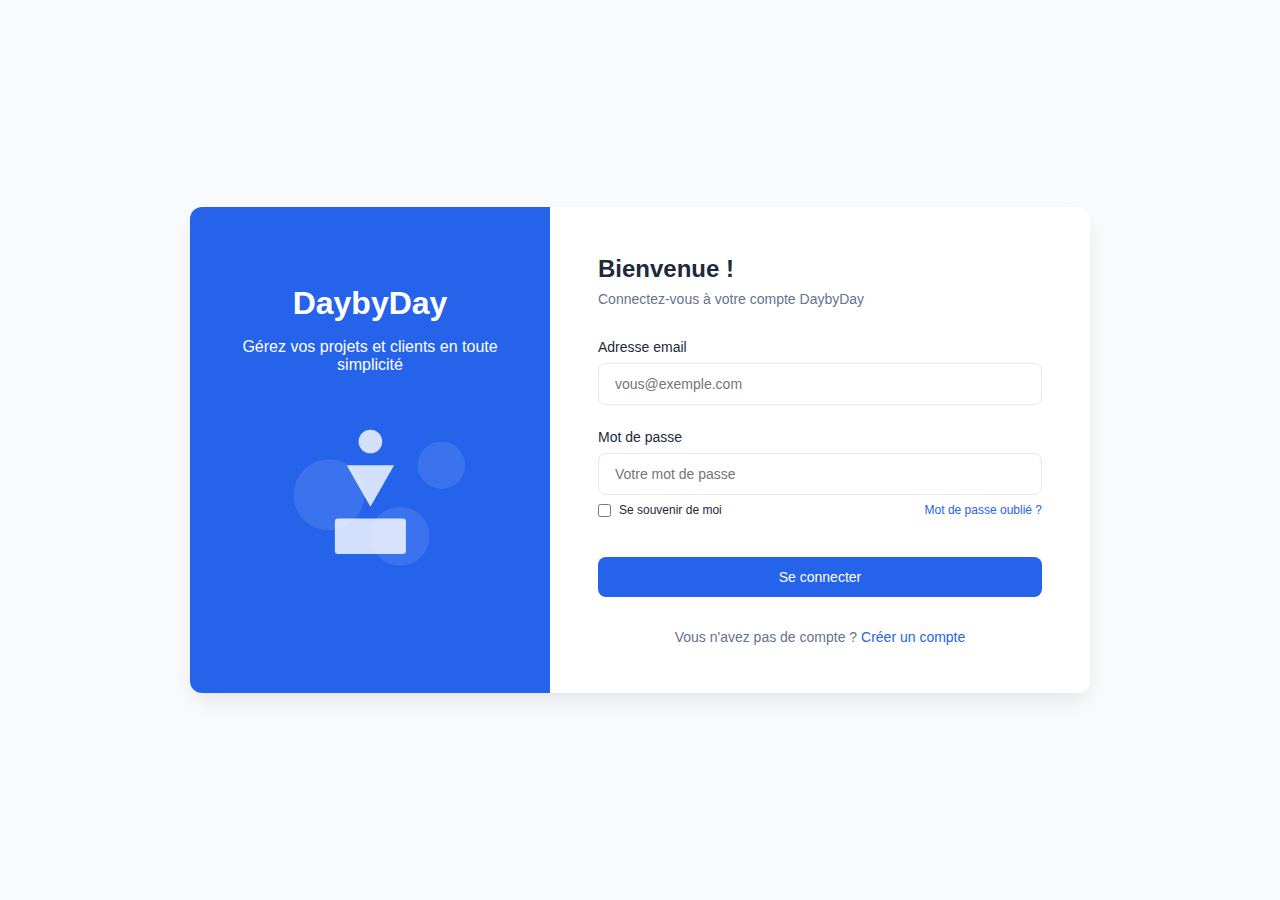
<file: test/login.html>
<!DOCTYPE html>
<html lang="fr">
<head>
    <meta charset="UTF-8">
    <meta name="viewport" content="width=device-width, initial-scale=1.0">
    <title>DaybyDay - Connexion</title>
    <link rel="stylesheet" href="login-style.css">
</head>
<body>
    <div class="login-container">
        <div class="login-banner">
            <div class="login-brand">DaybyDay</div>
            <p class="login-tagline">Gérez vos projets et clients en toute simplicité</p>
            <svg class="login-illustration" viewBox="0 0 400 300" xmlns="http://www.w3.org/2000/svg">
                <rect width="400" height="300" fill="none" />
                <circle cx="130" cy="150" r="60" fill="rgba(255,255,255,0.1)" />
                <circle cx="320" cy="100" r="40" fill="rgba(255,255,255,0.1)" />
                <circle cx="250" cy="220" r="50" fill="rgba(255,255,255,0.1)" />
                <path d="M160 100L240 100L200 170Z" fill="rgba(255,255,255,0.8)" />
                <rect x="140" y="190" width="120" height="60" rx="5" fill="rgba(255,255,255,0.8)" />
                <circle cx="200" cy="60" r="20" fill="rgba(255,255,255,0.8)" />
            </svg>
        </div>
        <div class="login-form-container">
            <div class="login-header">
                <h1 class="login-title">Bienvenue !</h1>
                <p class="login-subtitle">Connectez-vous à votre compte DaybyDay</p>
            </div>
            <form action="#" method="post">
                <div class="form-group">
                    <label for="email" class="form-label">Adresse email</label>
                    <input type="email" id="email" name="email" class="form-input" placeholder="vous@exemple.com" required>
                </div>
                <div class="form-group">
                    <label for="password" class="form-label">Mot de passe</label>
                    <input type="password" id="password" name="password" class="form-input" placeholder="Votre mot de passe" required>
                    <div class="form-helper">
                        <div class="checkbox-container">
                            <input type="checkbox" id="remember" name="remember" class="form-checkbox">
                            <label for="remember">Se souvenir de moi</label>
                        </div>
                        <a href="#" class="form-link">Mot de passe oublié ?</a>
                    </div>
                </div>
                <button type="submit" class="login-btn">Se connecter</button>
            </form>
            <div class="login-footer">
                Vous n'avez pas de compte ? <a href="#" class="form-link">Créer un compte</a>
            </div>
        </div>
    </div>
</body>
</html>
</file>
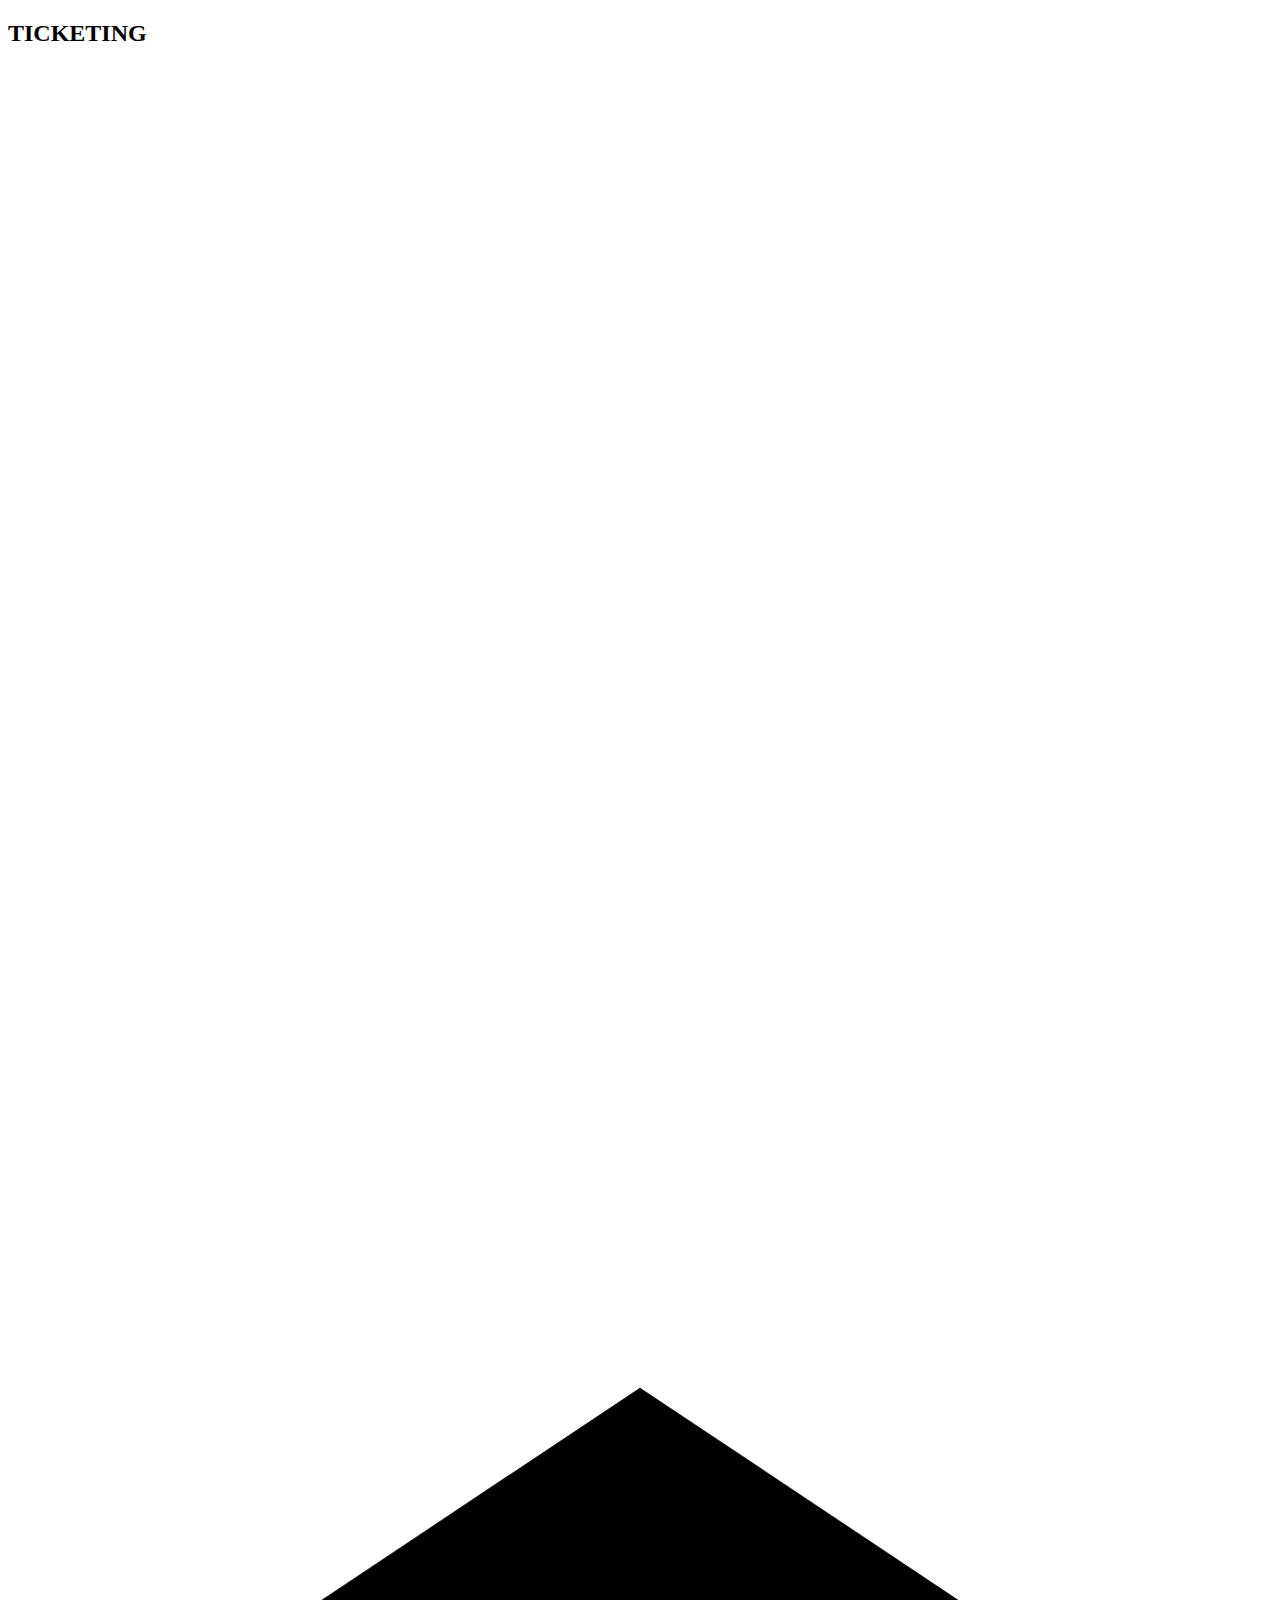
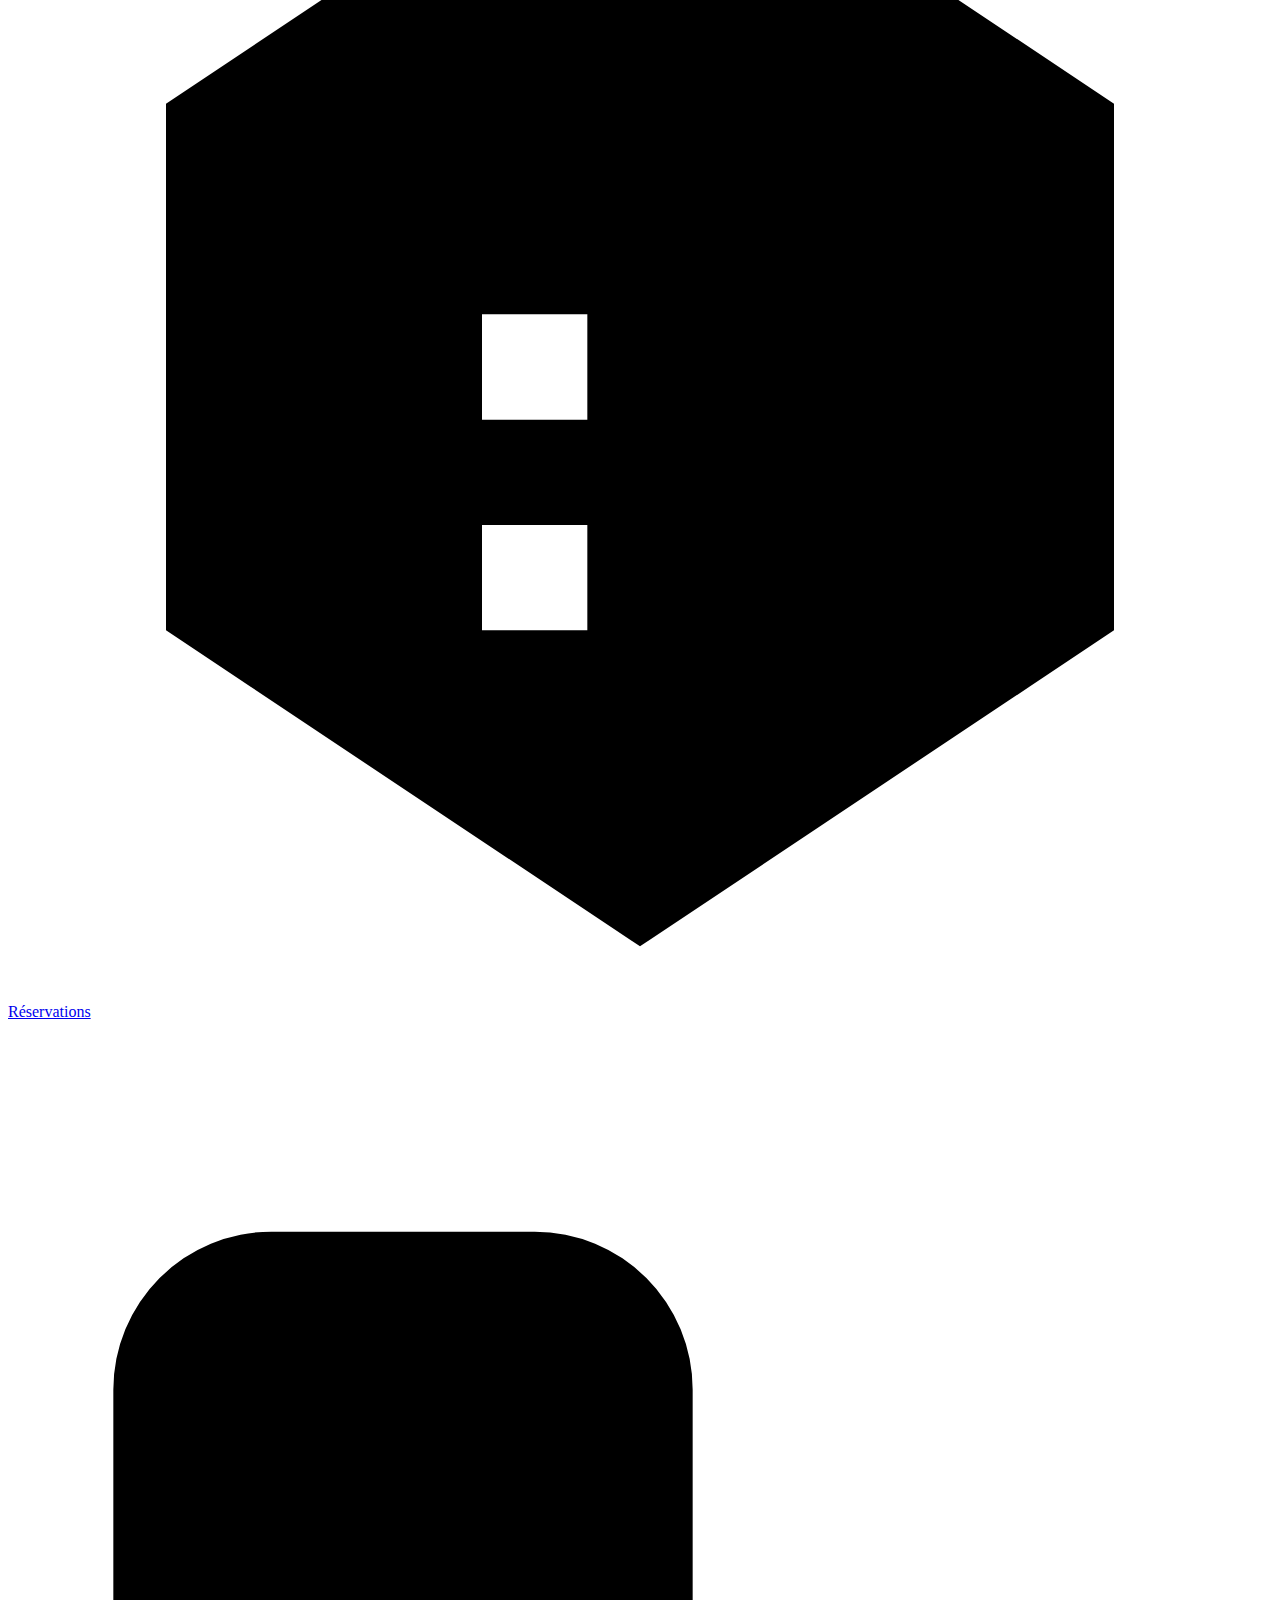
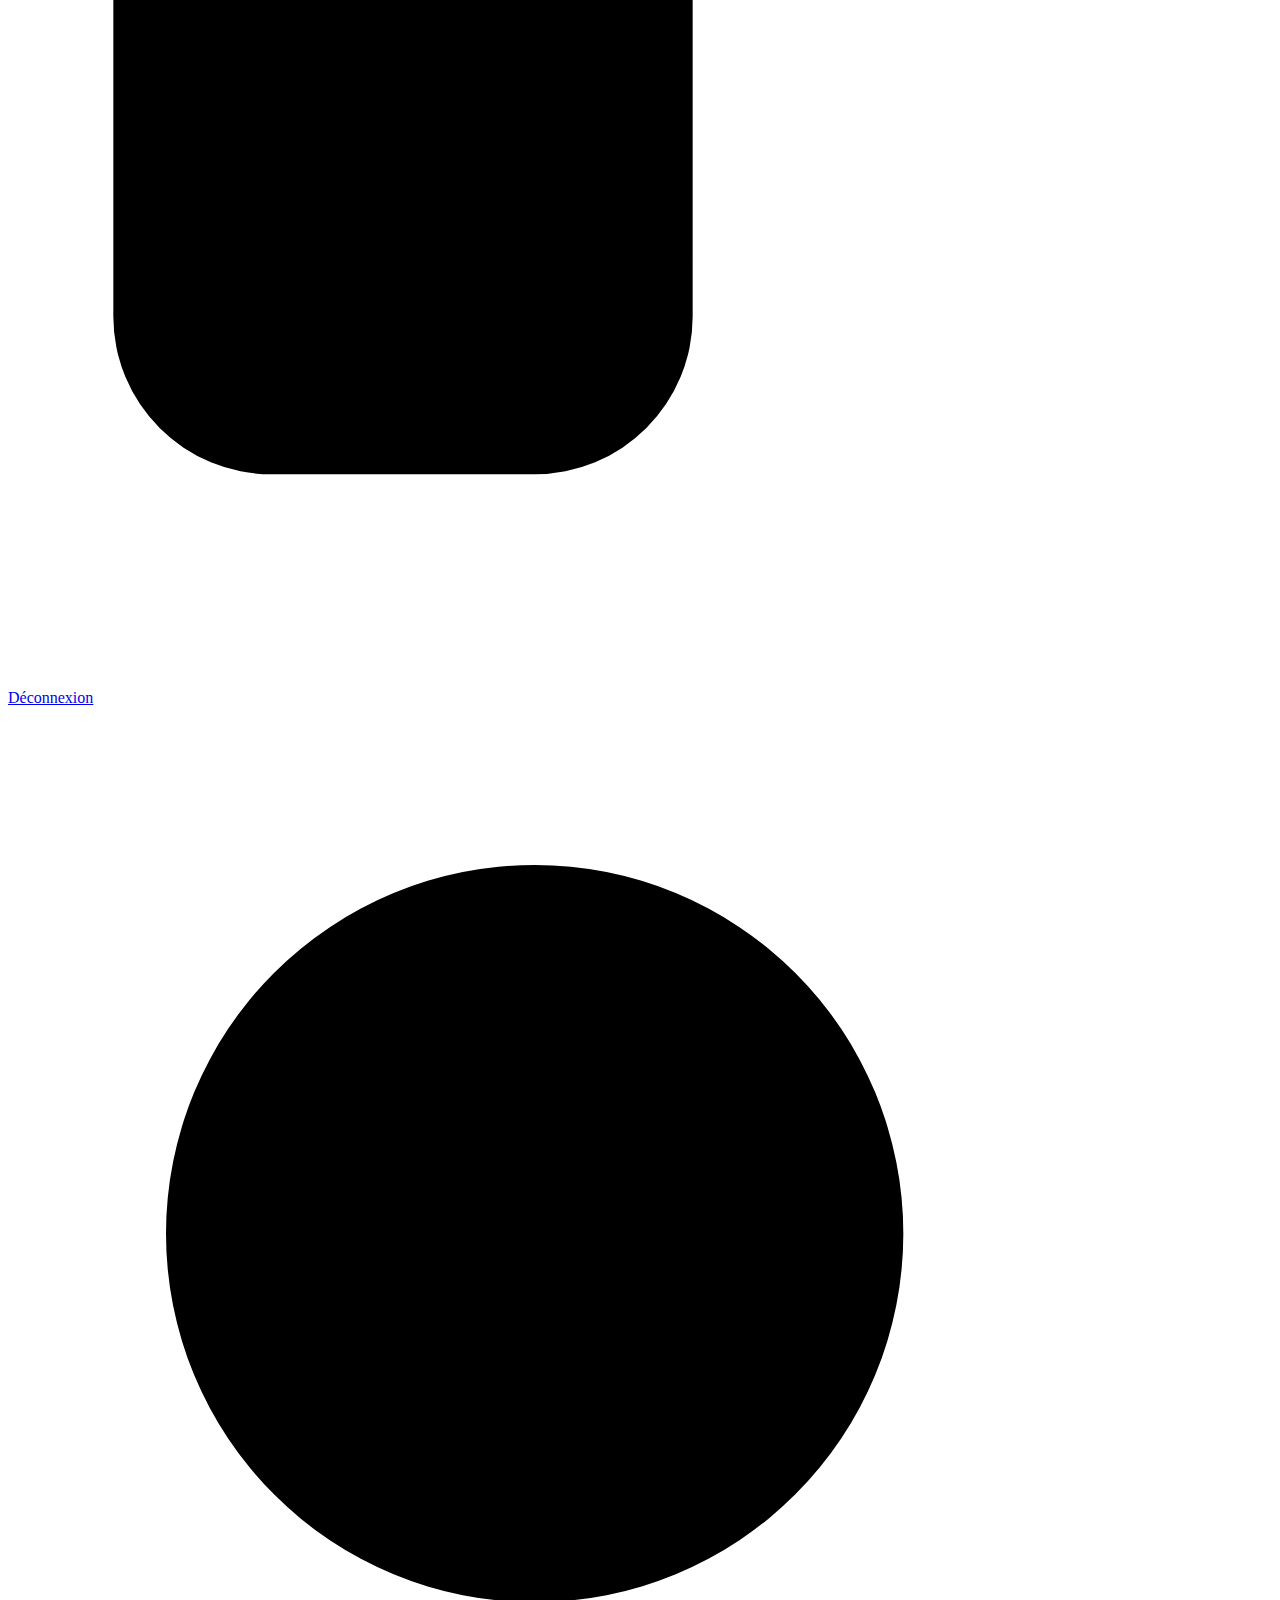
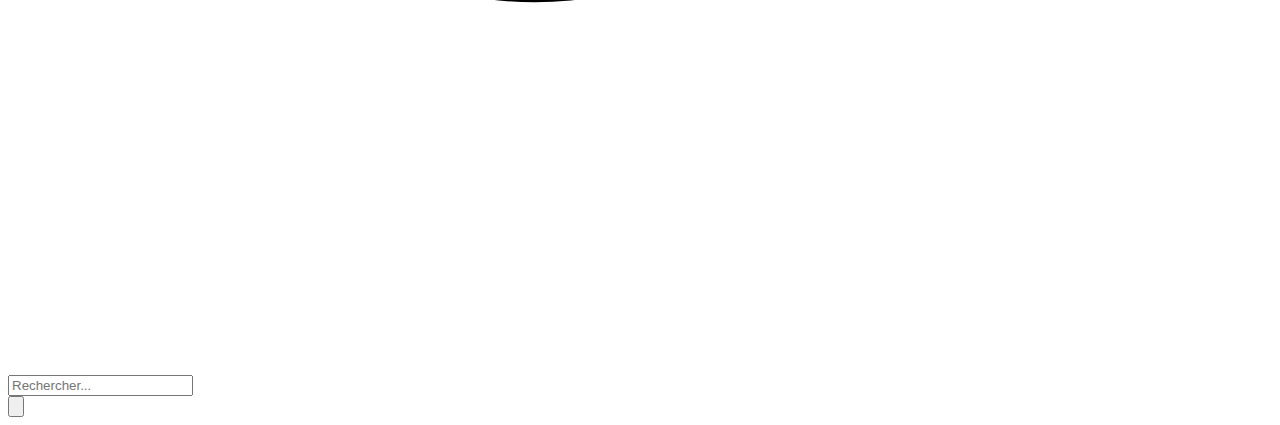
<file: src/main/resources/templates/fragments/side-bar.html>
<!DOCTYPE html>
<html lang="fr">
<head>
    <meta charset="UTF-8">
    <meta name="viewport" content="width=device-width, initial-scale=1.0">
    <title>DaybyDay - Formulaire de produits</title>
    <link th:href="@{/css/style.css}" rel="stylesheet">
</head>
<body>
    <div class="layout">
        
        <aside class="sidebar">
            <div class="sidebar-header">
                <h2>TICKETING</h2>
                <div class="sidebar-toggle" id="sidebar-toggle">
                    <svg viewBox="0 0 24 24">
                        <path d="M4 6h16M4 12h16M4 18h16"/>
                    </svg>
                </div>
            </div>
            <nav class="sidebar-nav">  
                <a href="/reservations" class="nav-item">
                    <svg viewBox="0 0 24 24" class="nav-icon">
                        <path d="M12 1L3 7v10l9 6 9-6V7l-9-6zm-1 12h-2v-2h2v2zm0 4h-2v-2h2v2z"/>
                    </svg>
                    <span>Réservations</span>
                </a> 
                <a href="/auth/logout" class="nav-item">
                    <svg viewBox="0 0 24 24" class="nav-icon"><path d="M17 16l4-4m0 0l-4-4m4 4H7m6 4v1a3 3 0 01-3 3H5a3 3 0 01-3-3V7a3 3 0 013-3h5a3 3 0 013 3v1"/></svg>
                    <span>Déconnexion</span>
                </a>                                    
            </nav>
        </aside>

        
        <main class="main-content">
                <div class="top-bar">
                    <div class="search-container">
                        <svg viewBox="0 0 24 24" class="search-icon">
                            <path d="M21 21l-6-6m2-5a7 7 0 11-14 0 7 7 0 0114 0z"/>
                        </svg>
                        <input type="text" placeholder="Rechercher..." class="search-input">
                    </div>
                <div class="top-bar-actions">
                    <button class="notification-btn">
                        <svg viewBox="0 0 24 24">
                            <path d="M15 17h5l-1.405-1.405A2.032 2.032 0 0118 14.158V11a6.002 6.002 0 00-4-5.659V5a2 2 0 10-4 0v.341C7.67 6.165 6 8.388 6 11v3.159c0 .538-.214 1.055-.595 1.436L4 17h5m6 0v1a3 3 0 11-6 0v-1m6 0H9"/>
                        </svg>
                        <span class="notification-badge"></span>
                    </button>
                </div>
            </div>
</file>
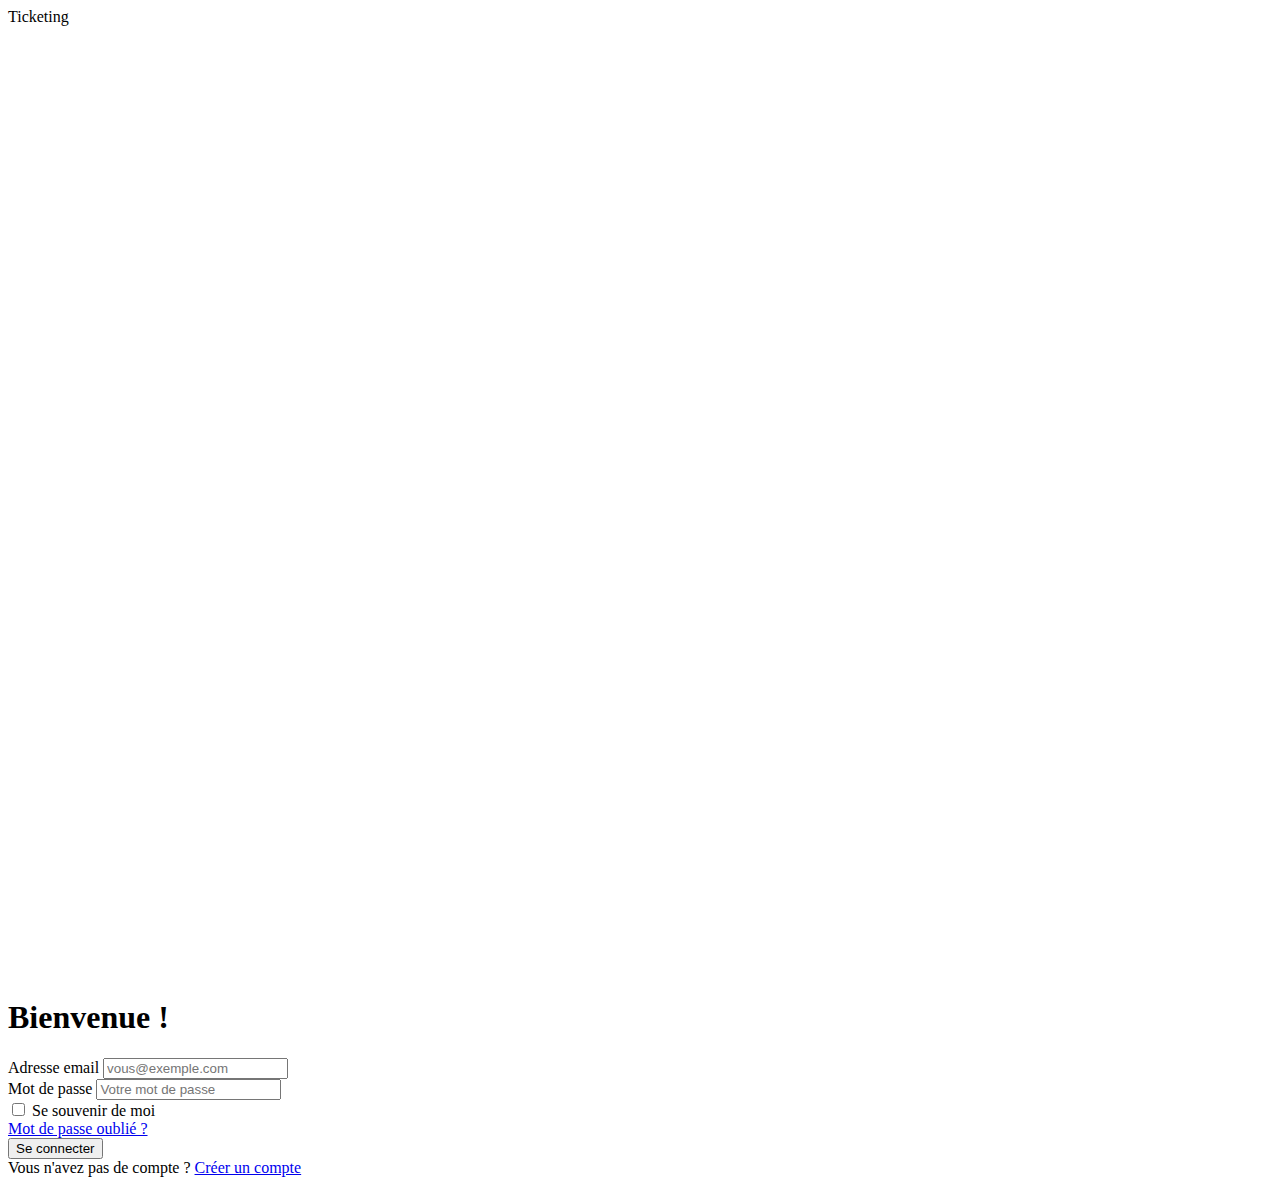
<file: src/main/resources/templates/views/auth/login.html>
<!DOCTYPE html>
<html lang="fr" xmlns:th="http://www.thymeleaf.org">
<head>
    <meta charset="UTF-8">
    <meta name="viewport" content="width=device-width, initial-scale=1.0">
    <title>Ticketing - Connexion</title>
    <link th:href="@{/css/login-style.css}" rel="stylesheet">
</head>
<body>
    <div class="login-container">
        <div class="login-banner">
            <div class="login-brand">Ticketing</div>
            <svg class="login-illustration" viewBox="0 0 400 300" xmlns="http://www.w3.org/2000/svg">
                <rect width="400" height="300" fill="none" />
                <circle cx="130" cy="150" r="60" fill="rgba(255,255,255,0.1)" />
                <circle cx="320" cy="100" r="40" fill="rgba(255,255,255,0.1)" />
                <circle cx="250" cy="220" r="50" fill="rgba(255,255,255,0.1)" />
                <path d="M160 100L240 100L200 170Z" fill="rgba(255,255,255,0.8)" />
                <rect x="140" y="190" width="120" height="60" rx="5" fill="rgba(255,255,255,0.8)" />
                <circle cx="200" cy="60" r="20" fill="rgba(255,255,255,0.8)" />
            </svg>
        </div>
        <div class="login-form-container">
            <div class="login-header">
                <h1 class="login-title">Bienvenue !</h1>
            </div>
            
            <div th:if="${error}" class="form-group error-container">
                <span class="error-message" th:text="${error}"></span>
            </div>
            <form action="/auth/login" method="post">
                <div class="form-group">
                    <label for="email" class="form-label">Adresse email</label>
                    <input type="email" id="email" name="email" class="form-input" placeholder="vous@exemple.com" required>
                </div>
                <div class="form-group">
                    <label for="password" class="form-label">Mot de passe</label>
                    <input type="password" id="password" name="password" class="form-input" placeholder="Votre mot de passe" required>
                    <div class="form-helper">
                        <div class="checkbox-container">
                            <input type="checkbox" id="remember" name="remember" class="form-checkbox">
                            <label for="remember">Se souvenir de moi</label>
                        </div>
                        <a href="#" class="form-link">Mot de passe oublié ?</a>
                    </div>
                </div>
                <button type="submit" class="login-btn">Se connecter</button>
            </form>
            <div class="login-footer">
                Vous n'avez pas de compte ? <a href="#" class="form-link">Créer un compte</a>
            </div>
        </div>
    </div>
</body>
</html>
</file>
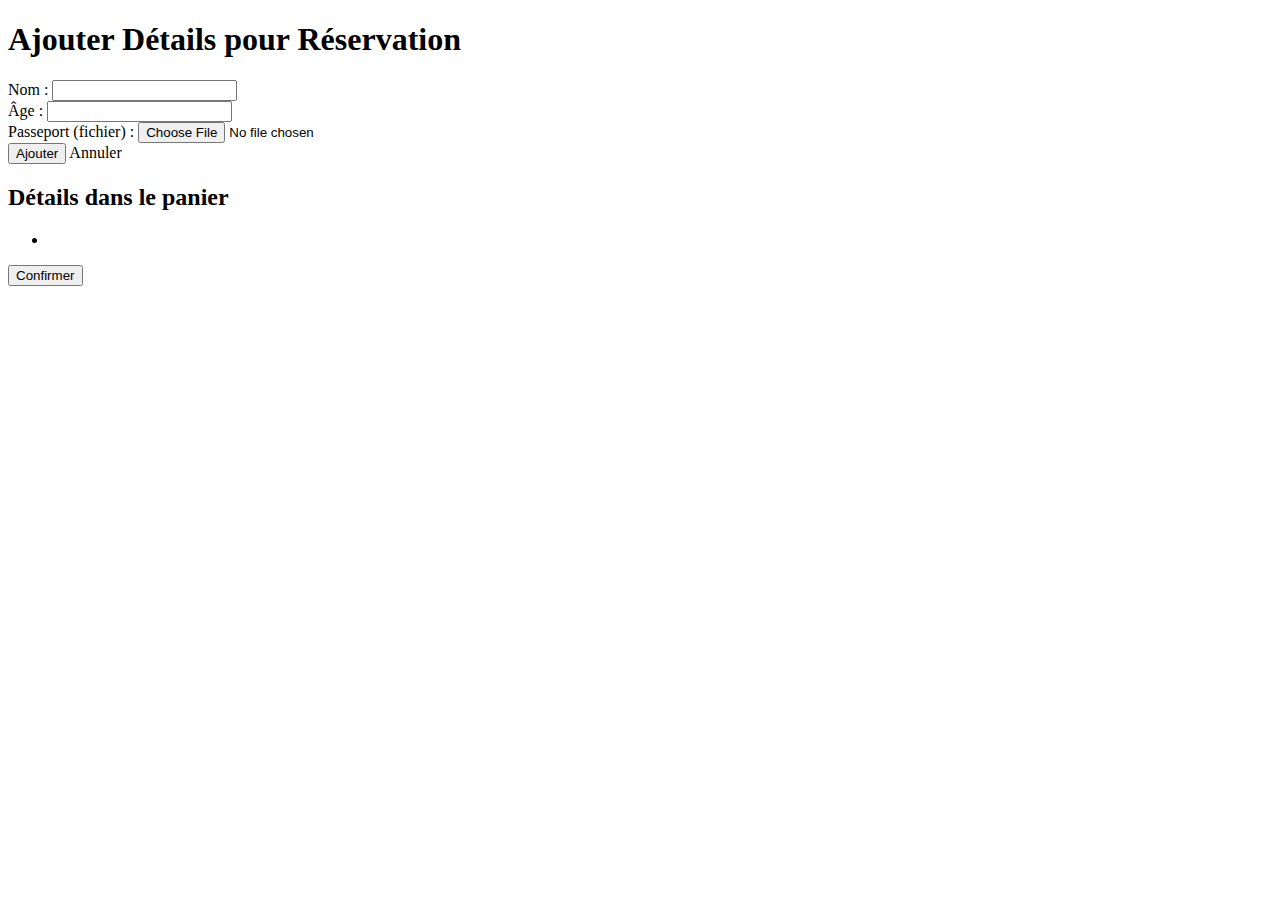
<file: src/main/resources/templates/views/reservations/detailsForm.html>
<!DOCTYPE html>
<html lang="fr" xmlns:th="http://www.thymeleaf.org">
<head>
    <meta charset="UTF-8">
    <meta name="viewport" content="width=device-width, initial-scale=1.0">
    <title>Détails Réservation</title>
    <link rel="stylesheet" th:href="@{/css/style.css}">
</head>
<body>
    <div th:replace="~{fragments/side-bar}"></div>

    <div class="header">
        <h1>Ajouter Détails pour Réservation <span th:text="${idReservation}"></span></h1>
    </div>

    <div class="form-container">
        <div th:if="${error}" class="error" th:text="${error}"></div>
        <form th:action="@{/reservations/details/add}" method="post" th:object="${detail}" enctype="multipart/form-data">
            <input type="hidden" name="idReservation" th:value="${idReservation}" />
            <div class="form-group">
                <label for="nom">Nom :</label>
                <input type="text" id="nom" name="nom" th:field="*{nom}" />
                <div th:if="${#fields.hasErrors('nom')}" th:errors="*{nom}" class="error"></div>
            </div>
            <div class="form-group">
                <label for="age">Âge :</label>
                <input type="number" id="age" name="age" th:field="*{age}" />
                <div th:if="${#fields.hasErrors('age')}" th:errors="*{age}" class="error"></div>
            </div>
            <div class="form-group">
                <label for="passport">Passeport (fichier) :</label>
                <input type="file" id="passport" name="passportFile" accept=".pdf,.jpg,.jpeg,.png" />
                <div th:if="${#fields.hasErrors('passport')}" th:errors="*{passport}" class="error"></div>
            </div>
            <button type="submit" class="btn btn-edit">Ajouter</button>
            <a th:href="@{/reservations}" class="btn btn-cancel">Annuler</a>
        </form>
    </div>

    <div class="table-container" th:if="${!#lists.isEmpty(detailsList)}">
        <h2>Détails dans le panier</h2>
        <ul>
            <li th:each="d : ${detailsList}" th:text="${d.nom + ' - ' + d.age + ' ans - ' + (d.passport != null ? 'Fichier téléchargé' : 'Aucun fichier')}"></li>
        </ul>
    </div>

    <div class="form-container" th:if="${!#lists.isEmpty(detailsList)}">
        <form th:action="@{/reservations/details/confirm}" method="post">
            <input type="hidden" name="idReservation" th:value="${idReservation}" />
            <button type="submit" class="btn btn-confirm">Confirmer</button>
        </form>
    </div>

    <div th:replace="~{fragments/footer}"></div>
</body>
</html>
</file>
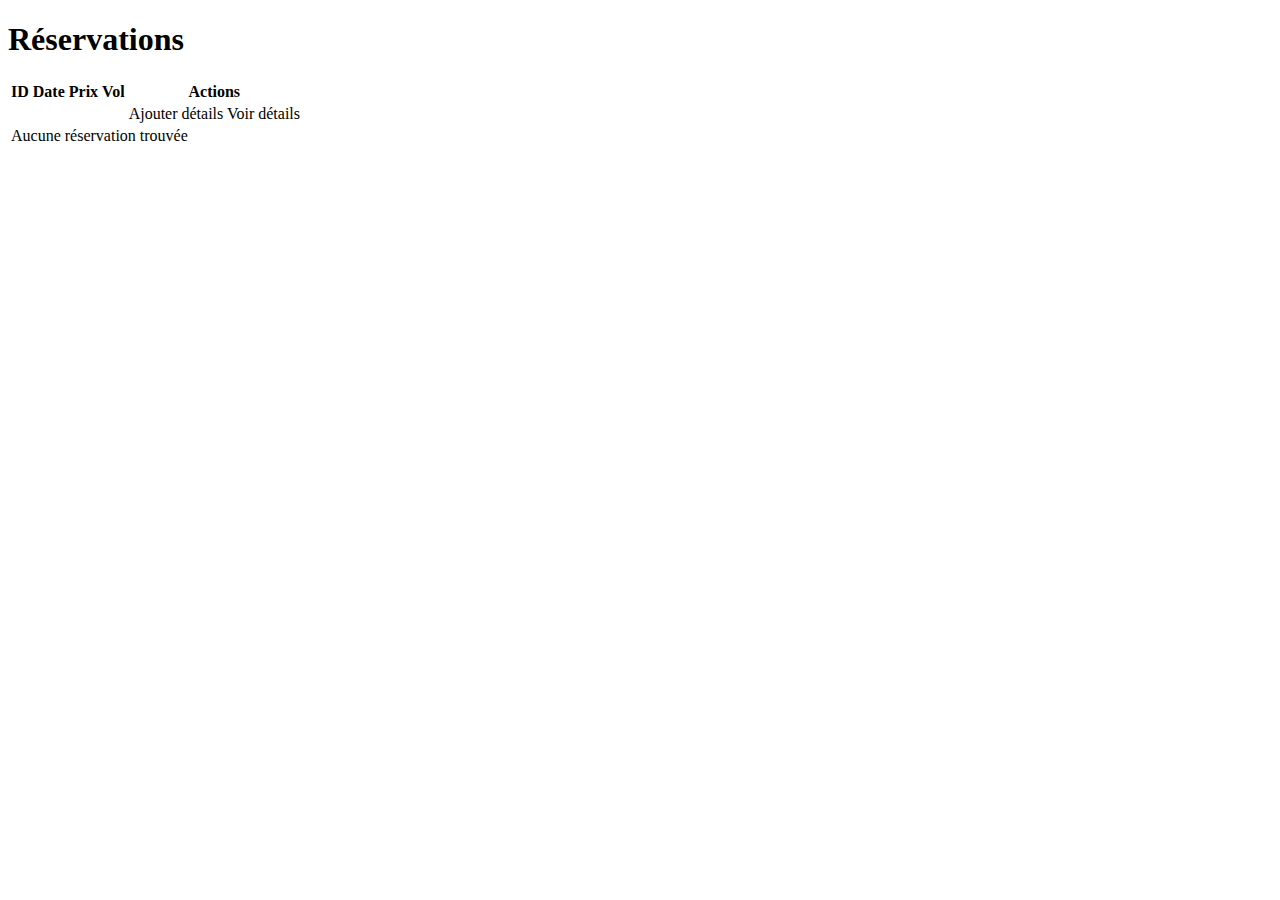
<file: src/main/resources/templates/views/reservations/list.html>
<!DOCTYPE html>
<html lang="fr" xmlns:th="http://www.thymeleaf.org">
<head>
    <meta charset="UTF-8">
    <meta name="viewport" content="width=device-width, initial-scale=1.0">
    <title>Réservations</title>
    <link rel="stylesheet" th:href="@{/css/style.css}">
</head>
<body>
    <div th:replace="~{fragments/side-bar}"></div>

    <div class="header">
        <h1>Réservations</h1>
    </div>

    <div class="table-container" th:if="${reservations}">
        <div class="table-responsive">
            <table class="projects-table">
                <thead>
                    <tr>
                        <th>ID</th>
                        <th>Date</th>
                        <th>Prix</th>
                        <th>Vol</th>
                        <th>Actions</th>
                    </tr>
                </thead>
                <tbody>
                    <tr th:each="reservation : ${reservations}">
                        <td th:text="${reservation.idReservation}"></td>
                        <td th:text="${reservation.dateReservation}"></td>
                        <td th:text="${reservation.prix} + ' €'"></td>
                        <td th:text="${reservation.volInfo}"></td>
                        <td>
                            <a th:href="@{/reservations/details/{id}(id=${reservation.idReservation})}" class="btn btn-edit">Ajouter détails</a>
                            <a th:href="@{/reservations/view/{id}(id=${reservation.idReservation})}" class="btn btn-view">Voir détails</a>
                        </td>
                    </tr>
                    <tr th:if="${#lists.isEmpty(reservations)}">
                        <td colspan="5">Aucune réservation trouvée</td>
                    </tr>
                </tbody>
            </table>
        </div>
    </div>

    <div th:replace="~{fragments/footer}"></div>
</body>
</html>
</file>
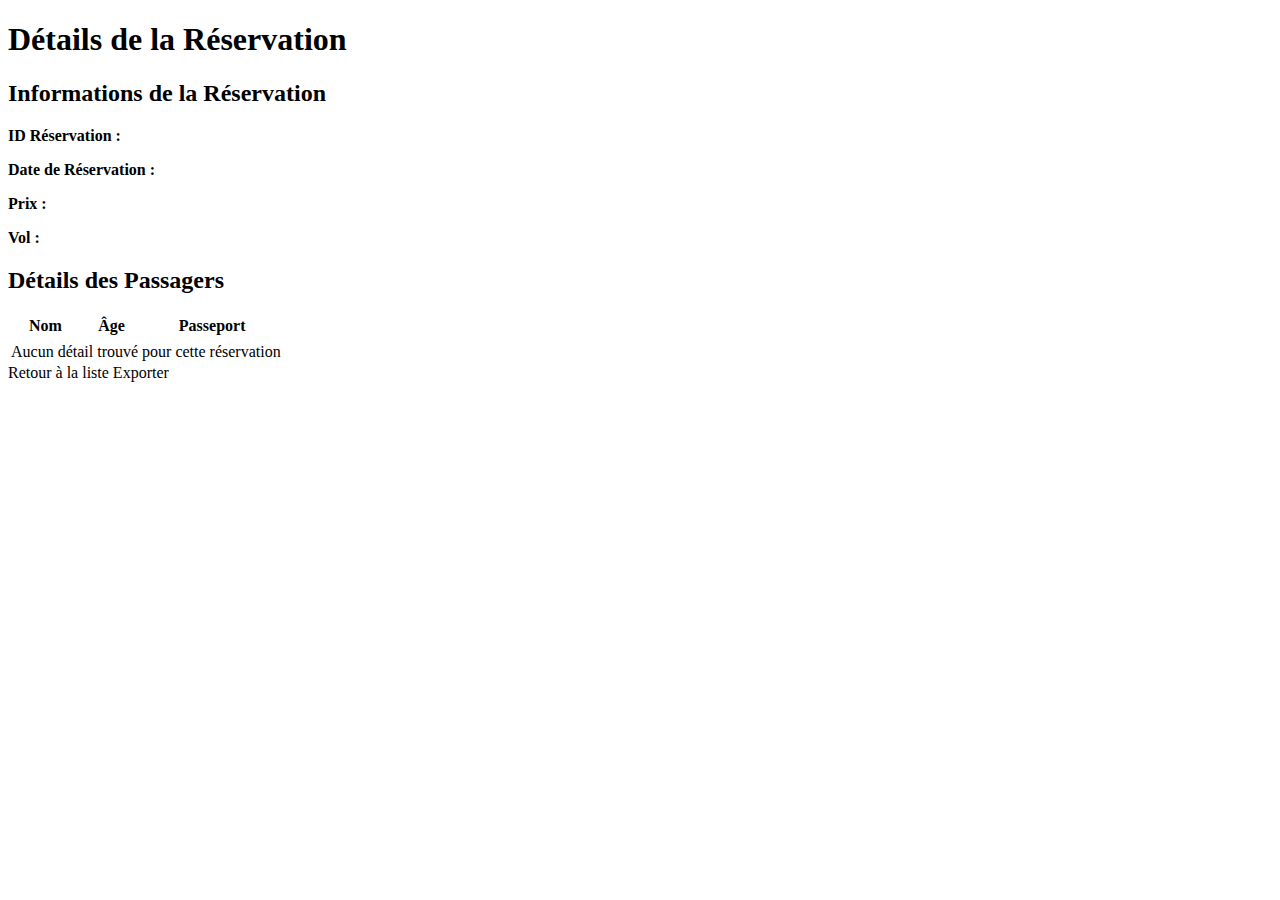
<file: src/main/resources/templates/views/reservations/viewDetails.html>
<!DOCTYPE html>
<html lang="fr" xmlns:th="http://www.thymeleaf.org">
<head>
    <meta charset="UTF-8">
    <meta name="viewport" content="width=device-width, initial-scale=1.0">
    <title>Détails de la Réservation</title>
    <link rel="stylesheet" th:href="@{/css/style.css}">
</head>
<body>
    <div th:replace="~{fragments/side-bar}"></div>

    <div class="header">
        <h1>Détails de la Réservation <span th:text="${reservation.idReservation}"></span></h1>
    </div>

    <div class="form-container">
        <h2>Informations de la Réservation</h2>
        <p><strong>ID Réservation :</strong> <span th:text="${reservation.idReservation}"></span></p>
        <p><strong>Date de Réservation :</strong> <span th:text="${reservation.dateReservation}"></span></p>
        <p><strong>Prix :</strong> <span th:text="${reservation.prix} + ' €'"></span></p>
        <p><strong>Vol :</strong> <span th:text="${reservation.volInfo}"></span></p>
    </div>

    <div class="table-container" th:if="${!#lists.isEmpty(details)}">
        <h2>Détails des Passagers</h2>
        <div class="table-responsive">
            <table class="projects-table">
                <thead>
                    <tr>
                        <th>Nom</th>
                        <th>Âge</th>
                        <th>Passeport</th>
                    </tr>
                </thead>
                <tbody>
                    <tr th:each="detail : ${details}">
                        <td th:text="${detail.nom}"></td>
                        <td th:text="${detail.age} + ' ans'"></td>
                        <td>
                            <span th:if="${detail.passport != null}" th:text="'Fichier téléchargé'"></span>
                            <span th:if="${detail.passport == null}" th:text="'Aucun fichier'"></span>
                        </td>
                    </tr>
                    <tr th:if="${#lists.isEmpty(details)}">
                        <td colspan="3">Aucun détail trouvé pour cette réservation</td>
                    </tr>
                </tbody>
            </table>
        </div>
    </div>

    <div class="form-container">
        <a th:href="@{/reservations}" class="btn btn-cancel">Retour à la liste</a>
        <a th:href="@{/reservations/export/{id}(id=${reservation.idReservation})}" class="btn btn-export">Exporter</a>
    </div>

    <div th:replace="~{fragments/footer}"></div>
</body>
</html>
</file>
<file: test/login-style.css>
/* Styles pour la page de connexion DaybyDay */
* {
    margin: 0;
    padding: 0;
    box-sizing: border-box;
}

body {
    font-family: -apple-system, BlinkMacSystemFont, "Segoe UI", Roboto, "Helvetica Neue", Arial, sans-serif;
    background-color: #f8fafc;
    color: #1e293b;
    display: flex;
    justify-content: center;
    align-items: center;
    min-height: 100vh;
}

.login-container {
    display: flex;
    width: 900px;
    max-width: 95%;
    background-color: white;
    border-radius: 0.75rem;
    box-shadow: 0 10px 25px -5px rgba(0, 0, 0, 0.1);
    overflow: hidden;
}

.login-banner {
    background-color: #2563eb;
    width: 40%;
    display: flex;
    flex-direction: column;
    justify-content: center;
    align-items: center;
    padding: 2rem;
    color: white;
    position: relative;
}

.login-brand {
    font-size: 2rem;
    font-weight: 700;
    margin-bottom: 1rem;
}

.login-tagline {
    font-size: 1rem;
    text-align: center;
    margin-bottom: 2rem;
}

.login-illustration {
    width: 80%;
    max-width: 300px;
    margin-bottom: 2rem;
}

.login-form-container {
    width: 60%;
    padding: 3rem;
    display: flex;
    flex-direction: column;
    justify-content: center;
}

.login-header {
    margin-bottom: 2rem;
}

.login-title {
    font-size: 1.5rem;
    font-weight: 600;
    color: #1e293b;
    margin-bottom: 0.5rem;
}

.login-subtitle {
    color: #64748b;
    font-size: 0.875rem;
}

.form-group {
    margin-bottom: 1.5rem;
}

.form-label {
    display: block;
    font-size: 0.875rem;
    font-weight: 500;
    color: #1e293b;
    margin-bottom: 0.5rem;
}

.form-input {
    width: 100%;
    padding: 0.75rem 1rem;
    border: 1px solid #e2e8f0;
    border-radius: 0.5rem;
    font-size: 0.875rem;
    color: #1e293b;
    transition: border-color 0.2s;
}

.form-input:focus {
    outline: none;
    border-color: #2563eb;
    box-shadow: 0 0 0 3px rgba(37, 99, 235, 0.1);
}

.form-helper {
    display: flex;
    justify-content: space-between;
    align-items: center;
    font-size: 0.75rem;
    margin-top: 0.5rem;
}

.checkbox-container {
    display: flex;
    align-items: center;
}

.form-checkbox {
    margin-right: 0.5rem;
}

.form-link {
    color: #2563eb;
    text-decoration: none;
    transition: color 0.2s;
}

.form-link:hover {
    color: #1d4ed8;
    text-decoration: underline;
}

.login-btn {
    background-color: #2563eb;
    color: white;
    padding: 0.75rem 1rem;
    border-radius: 0.5rem;
    font-size: 0.875rem;
    font-weight: 500;
    border: none;
    cursor: pointer;
    transition: background-color 0.2s;
    width: 100%;
    margin-top: 1rem;
}

.login-btn:hover {
    background-color: #1d4ed8;
}

.login-footer {
    text-align: center;
    margin-top: 2rem;
    font-size: 0.875rem;
    color: #64748b;
}

/* Responsive design */
@media (max-width: 768px) {
    .login-container {
        flex-direction: column;
    }
    
    .login-banner {
        width: 100%;
        padding: 2rem 1rem;
    }
    
    .login-form-container {
        width: 100%;
        padding: 2rem 1.5rem;
    }
}
</file>
